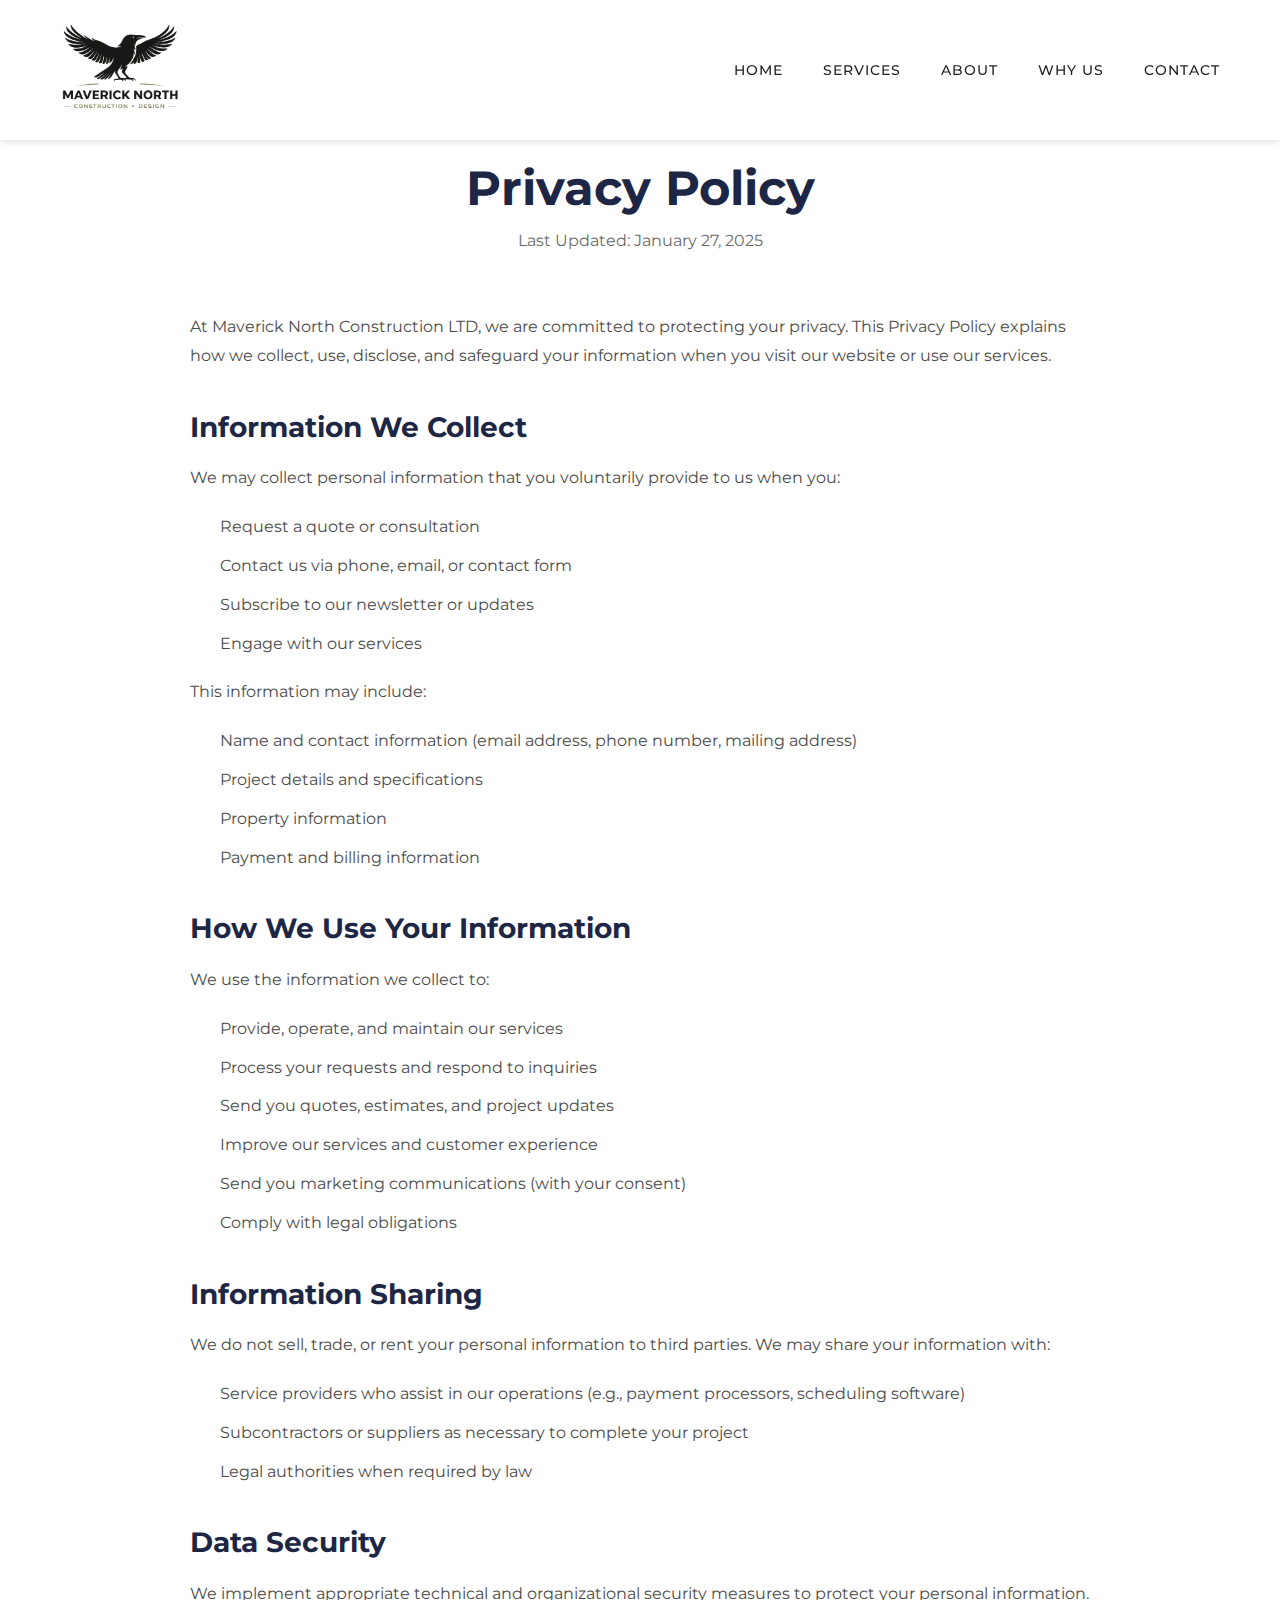
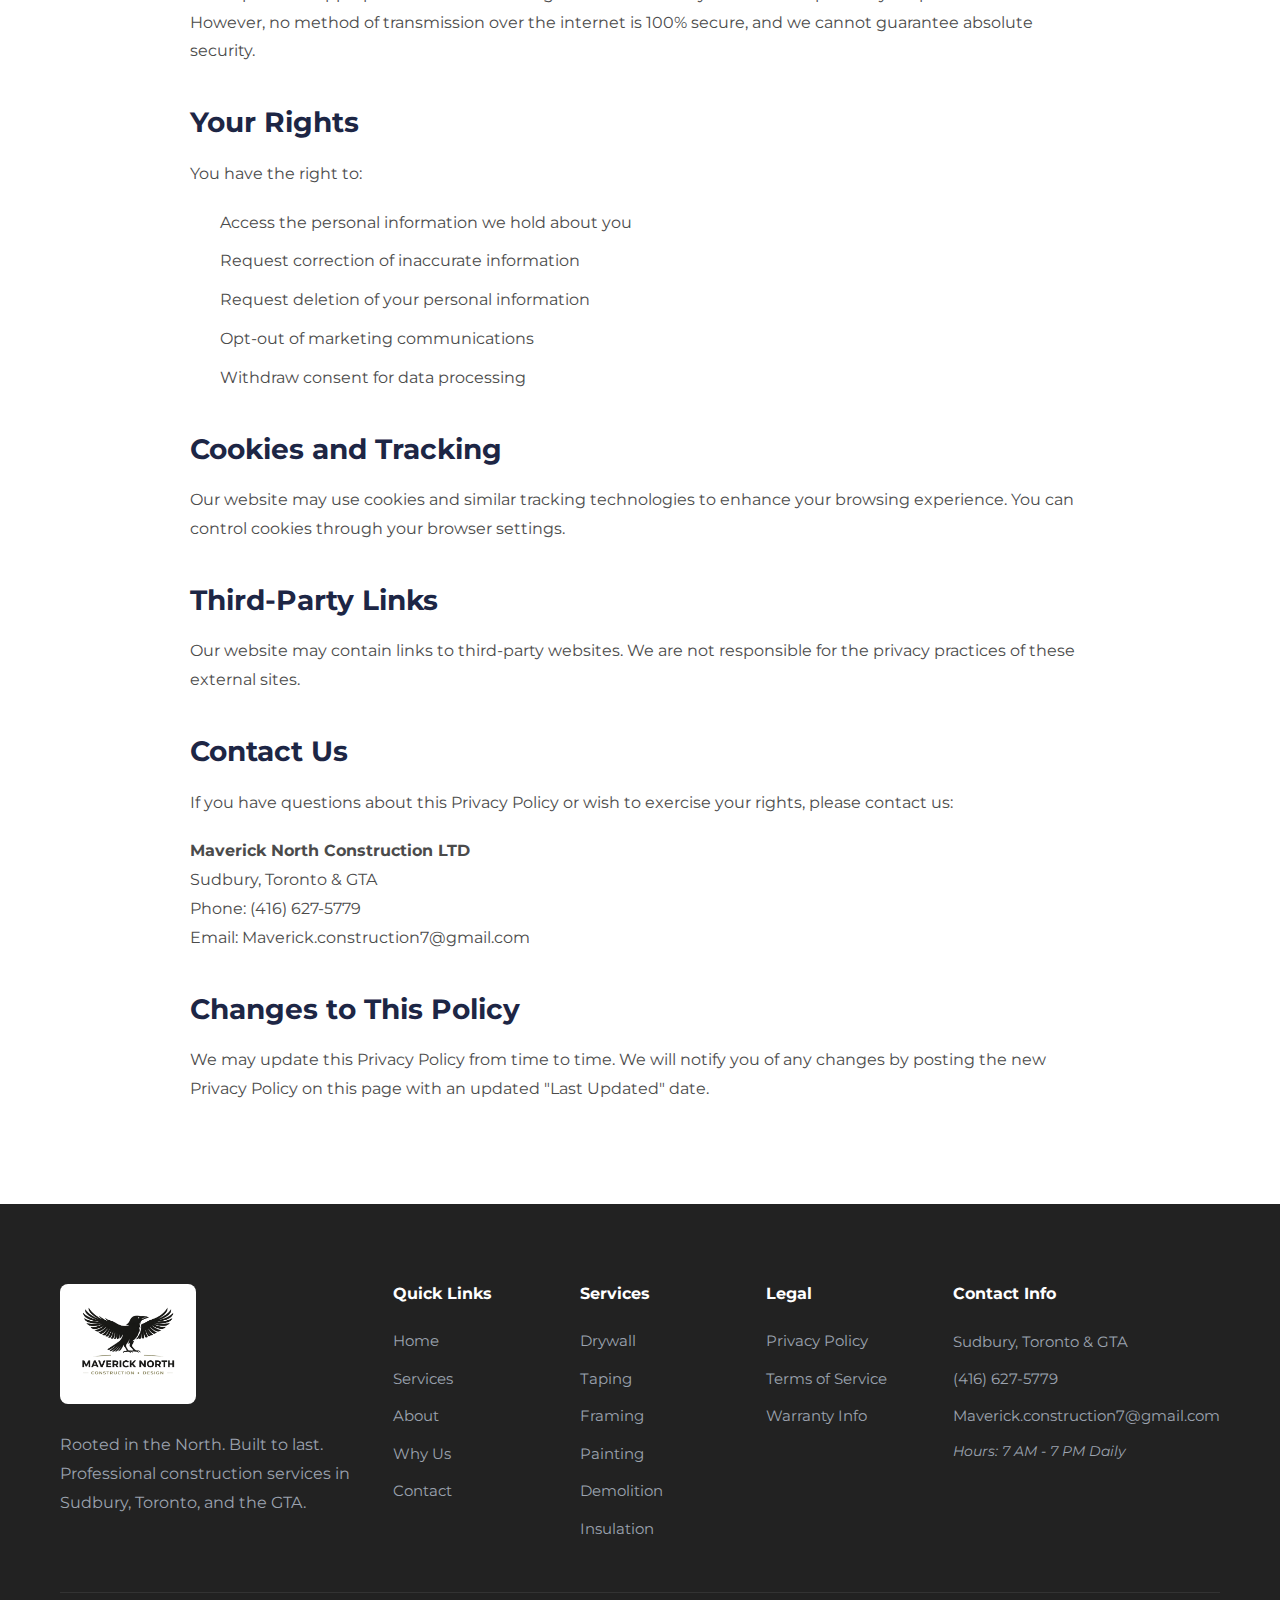
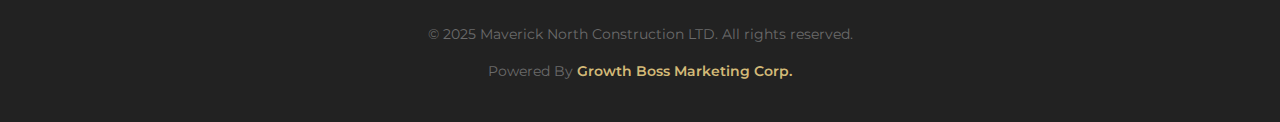
<file: privacy-policy.html>
<!DOCTYPE html>
<html lang="en">
<head>
    <meta charset="UTF-8">
    <meta name="viewport" content="width=device-width, initial-scale=1.0">
    <meta name="description" content="Privacy Policy for Maverick North Construction LTD. Learn how we collect, use, and protect your personal information.">
    <meta name="robots" content="index, follow">

    <!-- Favicon -->
    <link rel="icon" type="image/svg+xml" href="favicon.svg">
    <link rel="icon" type="image/png" sizes="96x96" href="favicon-96x96.png">
    <link rel="apple-touch-icon" sizes="180x180" href="apple-touch-icon.png">
    <link rel="shortcut icon" href="favicon.ico">
    <link rel="manifest" href="site.webmanifest">

    <title>Privacy Policy | Maverick North Construction LTD</title>
    <link rel="canonical" href="https://maverickconstructionnorth.com/privacy-policy.html">
    <link rel="stylesheet" href="styles.css">
    <link rel="preconnect" href="https://fonts.googleapis.com">
    <link rel="preconnect" href="https://fonts.gstatic.com" crossorigin>
    <link href="https://fonts.googleapis.com/css2?family=Montserrat:wght@400;500;600;700;800&display=swap" rel="stylesheet">
    <style>
        .policy-page {
            padding: 160px 0 80px;
            min-height: 100vh;
        }
        .policy-header {
            text-align: center;
            margin-bottom: 60px;
        }
        .policy-header h1 {
            font-family: var(--font-heading);
            font-size: 48px;
            color: var(--secondary);
            margin-bottom: 10px;
        }
        .policy-header p {
            color: var(--gray-600);
            font-size: 16px;
        }
        .policy-content {
            max-width: 900px;
            margin: 0 auto;
        }
        .policy-content h2 {
            font-family: var(--font-heading);
            font-size: 28px;
            color: var(--secondary);
            margin-top: 40px;
            margin-bottom: 20px;
        }
        .policy-content p {
            color: var(--gray-700);
            line-height: 1.8;
            margin-bottom: 20px;
        }
        .policy-content ul {
            margin-left: 30px;
            margin-bottom: 20px;
        }
        .policy-content li {
            color: var(--gray-700);
            line-height: 1.8;
            margin-bottom: 10px;
        }
    </style>
</head>
<body>
    <!-- Navigation -->
    <nav class="navbar">
        <div class="container">
            <a href="index.html" class="logo">
                <img src="logo.png" alt="Maverick North Construction LTD" class="logo-image">
            </a>
            <button class="nav-toggle" aria-label="Toggle navigation">
                <span></span>
                <span></span>
                <span></span>
            </button>
            <ul class="nav-menu">
                <li><a href="index.html#home">Home</a></li>
                <li><a href="index.html#services">Services</a></li>
                <li><a href="index.html#about">About</a></li>
                <li><a href="index.html#why-us">Why Us</a></li>
                <li><a href="index.html#contact">Contact</a></li>
            </ul>
        </div>
    </nav>

    <section class="policy-page">
        <div class="container">
            <div class="policy-header">
                <h1>Privacy Policy</h1>
                <p>Last Updated: January 27, 2025</p>
            </div>

            <div class="policy-content">
                <p>At Maverick North Construction LTD, we are committed to protecting your privacy. This Privacy Policy explains how we collect, use, disclose, and safeguard your information when you visit our website or use our services.</p>

                <h2>Information We Collect</h2>
                <p>We may collect personal information that you voluntarily provide to us when you:</p>
                <ul>
                    <li>Request a quote or consultation</li>
                    <li>Contact us via phone, email, or contact form</li>
                    <li>Subscribe to our newsletter or updates</li>
                    <li>Engage with our services</li>
                </ul>
                <p>This information may include:</p>
                <ul>
                    <li>Name and contact information (email address, phone number, mailing address)</li>
                    <li>Project details and specifications</li>
                    <li>Property information</li>
                    <li>Payment and billing information</li>
                </ul>

                <h2>How We Use Your Information</h2>
                <p>We use the information we collect to:</p>
                <ul>
                    <li>Provide, operate, and maintain our services</li>
                    <li>Process your requests and respond to inquiries</li>
                    <li>Send you quotes, estimates, and project updates</li>
                    <li>Improve our services and customer experience</li>
                    <li>Send you marketing communications (with your consent)</li>
                    <li>Comply with legal obligations</li>
                </ul>

                <h2>Information Sharing</h2>
                <p>We do not sell, trade, or rent your personal information to third parties. We may share your information with:</p>
                <ul>
                    <li>Service providers who assist in our operations (e.g., payment processors, scheduling software)</li>
                    <li>Subcontractors or suppliers as necessary to complete your project</li>
                    <li>Legal authorities when required by law</li>
                </ul>

                <h2>Data Security</h2>
                <p>We implement appropriate technical and organizational security measures to protect your personal information. However, no method of transmission over the internet is 100% secure, and we cannot guarantee absolute security.</p>

                <h2>Your Rights</h2>
                <p>You have the right to:</p>
                <ul>
                    <li>Access the personal information we hold about you</li>
                    <li>Request correction of inaccurate information</li>
                    <li>Request deletion of your personal information</li>
                    <li>Opt-out of marketing communications</li>
                    <li>Withdraw consent for data processing</li>
                </ul>

                <h2>Cookies and Tracking</h2>
                <p>Our website may use cookies and similar tracking technologies to enhance your browsing experience. You can control cookies through your browser settings.</p>

                <h2>Third-Party Links</h2>
                <p>Our website may contain links to third-party websites. We are not responsible for the privacy practices of these external sites.</p>

                <h2>Contact Us</h2>
                <p>If you have questions about this Privacy Policy or wish to exercise your rights, please contact us:</p>
                <p>
                    <strong>Maverick North Construction LTD</strong><br>
                    Sudbury, Toronto &amp; GTA<br>
                    Phone: <a href="tel:4166275779">(416) 627-5779</a><br>
                    Email: <a href="mailto:Maverick.construction7@gmail.com">Maverick.construction7@gmail.com</a>
                </p>

                <h2>Changes to This Policy</h2>
                <p>We may update this Privacy Policy from time to time. We will notify you of any changes by posting the new Privacy Policy on this page with an updated "Last Updated" date.</p>
            </div>
        </div>
    </section>

    <footer class="footer">
        <div class="container">
            <div class="footer-grid">
                <div class="footer-brand">
                    <a href="index.html" class="logo">
                        <img src="logo.png" alt="Maverick North Construction LTD" class="logo-image">
                    </a>
                    <p>Rooted in the North. Built to last. Professional construction services in Sudbury, Toronto, and the GTA.</p>
                </div>
                <div class="footer-links">
                    <h4>Quick Links</h4>
                    <ul>
                        <li><a href="index.html#home">Home</a></li>
                        <li><a href="index.html#services">Services</a></li>
                        <li><a href="index.html#about">About</a></li>
                        <li><a href="index.html#why-us">Why Us</a></li>
                        <li><a href="index.html#contact">Contact</a></li>
                    </ul>
                </div>
                <div class="footer-links">
                    <h4>Services</h4>
                    <ul>
                        <li><a href="index.html#services">Drywall</a></li>
                        <li><a href="index.html#services">Taping</a></li>
                        <li><a href="index.html#services">Framing</a></li>
                        <li><a href="index.html#services">Painting</a></li>
                        <li><a href="index.html#services">Demolition</a></li>
                        <li><a href="index.html#services">Insulation</a></li>
                    </ul>
                </div>
                <div class="footer-links">
                    <h4>Legal</h4>
                    <ul>
                        <li><a href="privacy-policy.html">Privacy Policy</a></li>
                        <li><a href="terms-of-service.html">Terms of Service</a></li>
                        <li><a href="warranty.html">Warranty Info</a></li>
                    </ul>
                </div>
                <div class="footer-contact">
                    <h4>Contact Info</h4>
                    <p>Sudbury, Toronto &amp; GTA</p>
                    <p><a href="tel:4166275779">(416) 627-5779</a></p>
                    <p><a href="mailto:Maverick.construction7@gmail.com">Maverick.construction7@gmail.com</a></p>
                    <p class="hours">Hours: 7 AM - 7 PM Daily</p>
                </div>
            </div>
            <div class="footer-bottom">
                <p>&copy; 2025 Maverick North Construction LTD. All rights reserved.</p>
                <p class="powered-by">Powered By <a href="https://growthboss.co" target="_blank" rel="noopener">Growth Boss Marketing Corp.</a></p>
            </div>
        </div>
    </footer>

    <script src="script.js"></script>
</body>
</html>
</file>
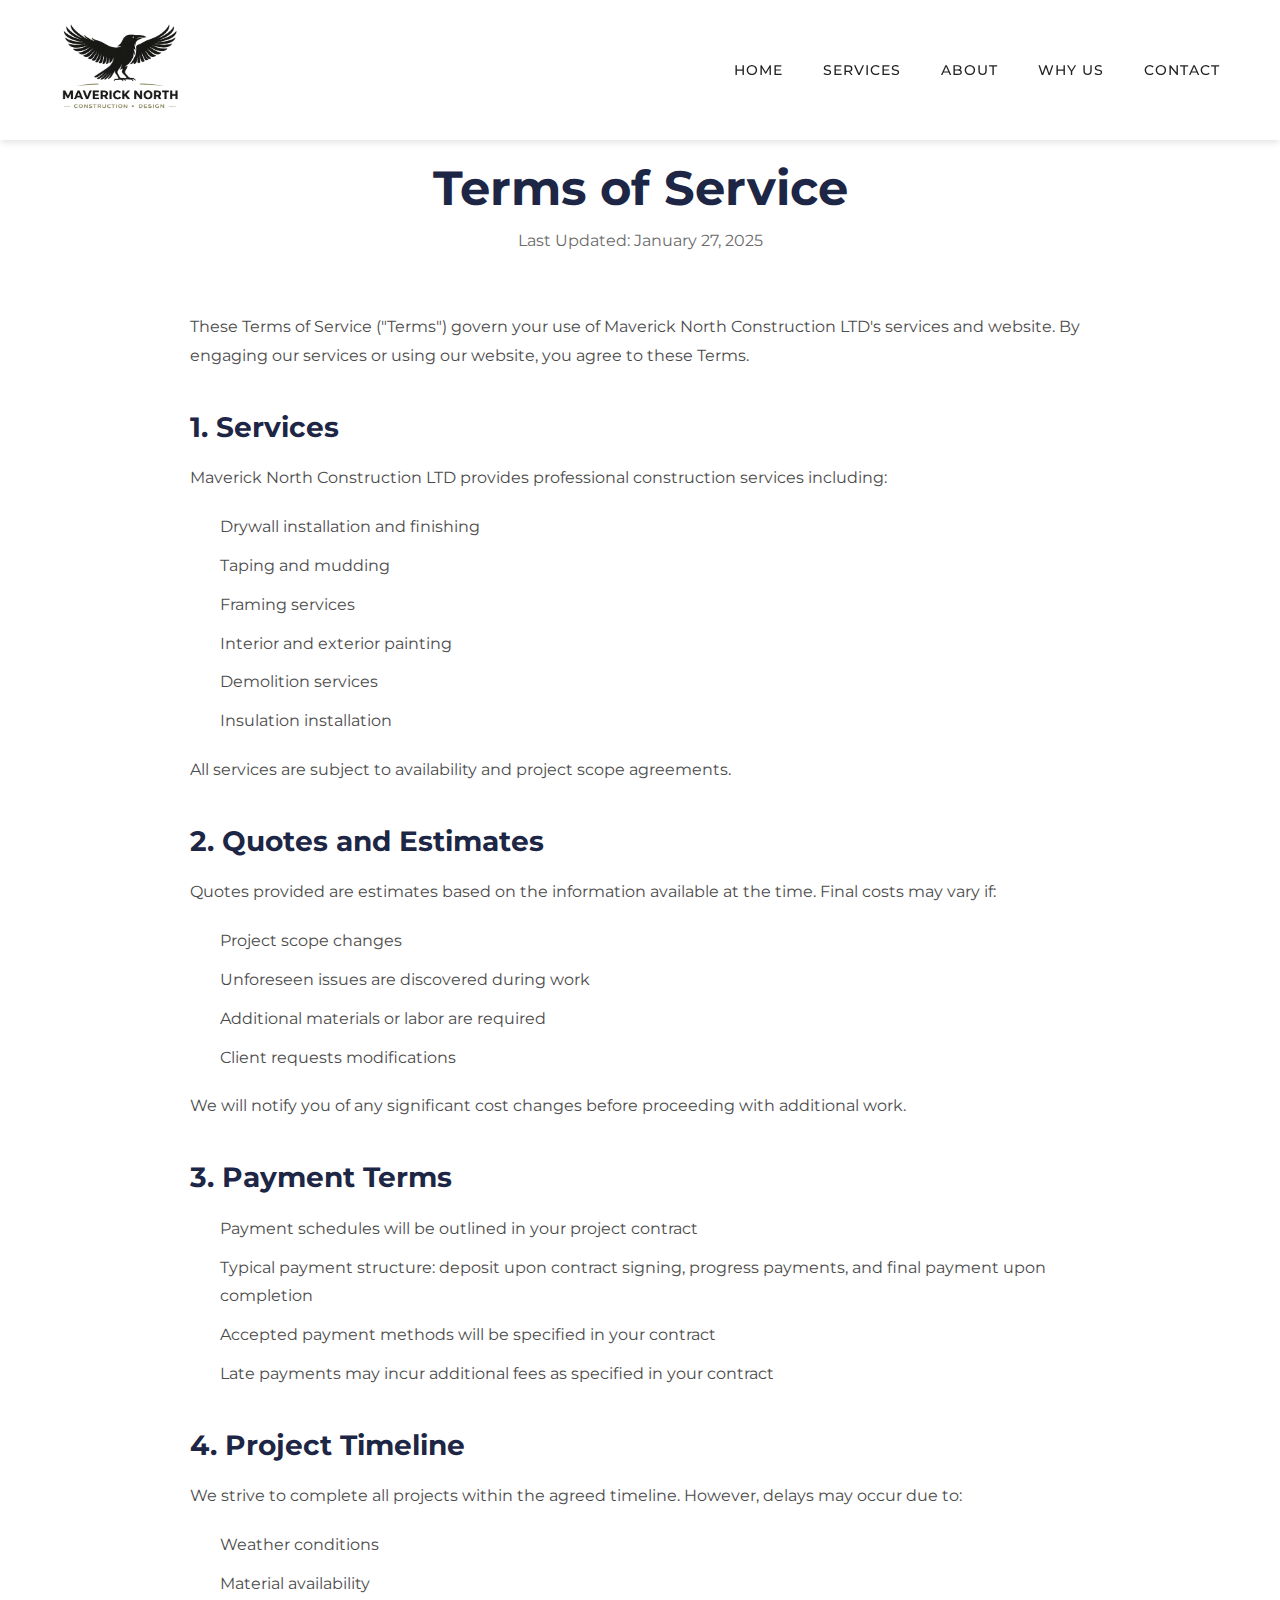
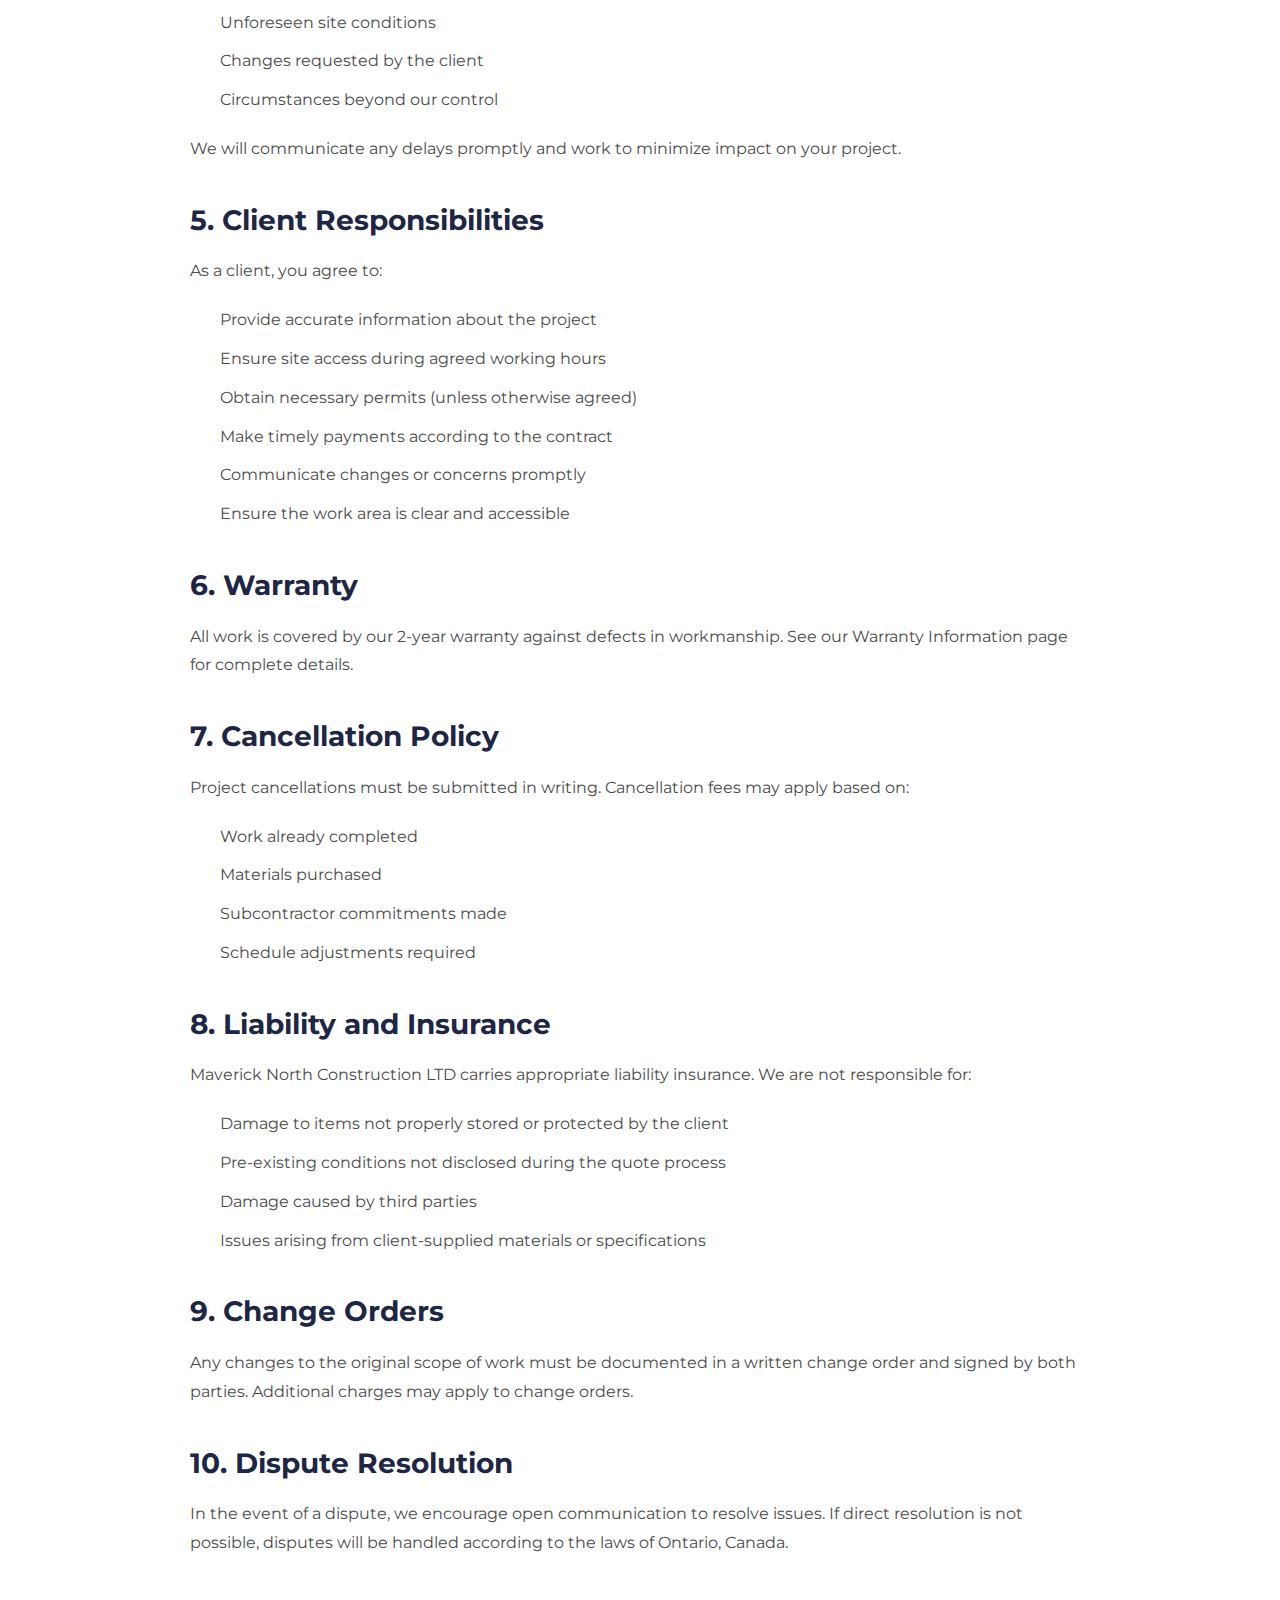
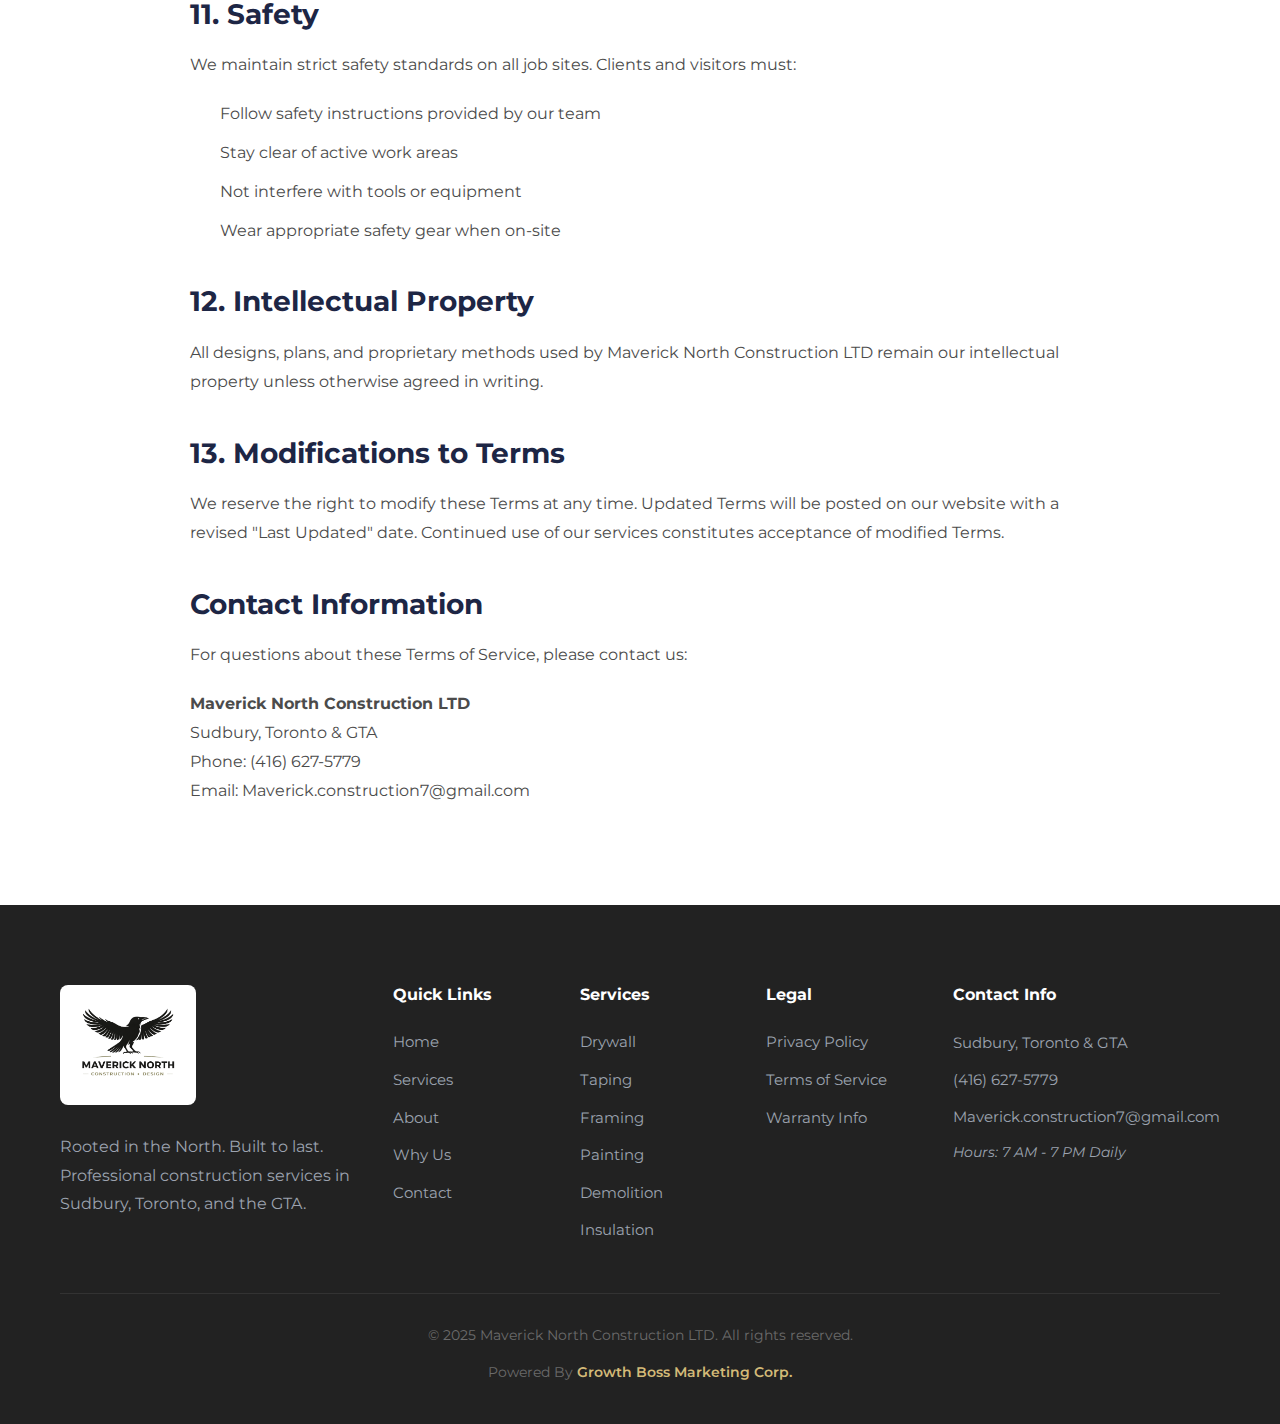
<file: terms-of-service.html>
<!DOCTYPE html>
<html lang="en">
<head>
    <meta charset="UTF-8">
    <meta name="viewport" content="width=device-width, initial-scale=1.0">
    <meta name="description" content="Terms of Service for Maverick North Construction LTD. Review our service terms, payment policies, and client responsibilities.">
    <meta name="robots" content="index, follow">

    <!-- Favicon -->
    <link rel="icon" type="image/svg+xml" href="favicon.svg">
    <link rel="icon" type="image/png" sizes="96x96" href="favicon-96x96.png">
    <link rel="apple-touch-icon" sizes="180x180" href="apple-touch-icon.png">
    <link rel="shortcut icon" href="favicon.ico">
    <link rel="manifest" href="site.webmanifest">

    <title>Terms of Service | Maverick North Construction LTD</title>
    <link rel="canonical" href="https://maverickconstructionnorth.com/terms-of-service.html">
    <link rel="stylesheet" href="styles.css">
    <link rel="preconnect" href="https://fonts.googleapis.com">
    <link rel="preconnect" href="https://fonts.gstatic.com" crossorigin>
    <link href="https://fonts.googleapis.com/css2?family=Montserrat:wght@400;500;600;700;800&display=swap" rel="stylesheet">
    <style>
        .policy-page {
            padding: 160px 0 80px;
            min-height: 100vh;
        }
        .policy-header {
            text-align: center;
            margin-bottom: 60px;
        }
        .policy-header h1 {
            font-family: var(--font-heading);
            font-size: 48px;
            color: var(--secondary);
            margin-bottom: 10px;
        }
        .policy-header p {
            color: var(--gray-600);
            font-size: 16px;
        }
        .policy-content {
            max-width: 900px;
            margin: 0 auto;
        }
        .policy-content h2 {
            font-family: var(--font-heading);
            font-size: 28px;
            color: var(--secondary);
            margin-top: 40px;
            margin-bottom: 20px;
        }
        .policy-content p {
            color: var(--gray-700);
            line-height: 1.8;
            margin-bottom: 20px;
        }
        .policy-content ul {
            margin-left: 30px;
            margin-bottom: 20px;
        }
        .policy-content li {
            color: var(--gray-700);
            line-height: 1.8;
            margin-bottom: 10px;
        }
    </style>
</head>
<body>
    <!-- Navigation -->
    <nav class="navbar">
        <div class="container">
            <a href="index.html" class="logo">
                <img src="logo.png" alt="Maverick North Construction LTD" class="logo-image">
            </a>
            <button class="nav-toggle" aria-label="Toggle navigation">
                <span></span>
                <span></span>
                <span></span>
            </button>
            <ul class="nav-menu">
                <li><a href="index.html#home">Home</a></li>
                <li><a href="index.html#services">Services</a></li>
                <li><a href="index.html#about">About</a></li>
                <li><a href="index.html#why-us">Why Us</a></li>
                <li><a href="index.html#contact">Contact</a></li>
            </ul>
        </div>
    </nav>

    <section class="policy-page">
        <div class="container">
            <div class="policy-header">
                <h1>Terms of Service</h1>
                <p>Last Updated: January 27, 2025</p>
            </div>

            <div class="policy-content">
                <p>These Terms of Service ("Terms") govern your use of Maverick North Construction LTD's services and website. By engaging our services or using our website, you agree to these Terms.</p>

                <h2>1. Services</h2>
                <p>Maverick North Construction LTD provides professional construction services including:</p>
                <ul>
                    <li>Drywall installation and finishing</li>
                    <li>Taping and mudding</li>
                    <li>Framing services</li>
                    <li>Interior and exterior painting</li>
                    <li>Demolition services</li>
                    <li>Insulation installation</li>
                </ul>
                <p>All services are subject to availability and project scope agreements.</p>

                <h2>2. Quotes and Estimates</h2>
                <p>Quotes provided are estimates based on the information available at the time. Final costs may vary if:</p>
                <ul>
                    <li>Project scope changes</li>
                    <li>Unforeseen issues are discovered during work</li>
                    <li>Additional materials or labor are required</li>
                    <li>Client requests modifications</li>
                </ul>
                <p>We will notify you of any significant cost changes before proceeding with additional work.</p>

                <h2>3. Payment Terms</h2>
                <ul>
                    <li>Payment schedules will be outlined in your project contract</li>
                    <li>Typical payment structure: deposit upon contract signing, progress payments, and final payment upon completion</li>
                    <li>Accepted payment methods will be specified in your contract</li>
                    <li>Late payments may incur additional fees as specified in your contract</li>
                </ul>

                <h2>4. Project Timeline</h2>
                <p>We strive to complete all projects within the agreed timeline. However, delays may occur due to:</p>
                <ul>
                    <li>Weather conditions</li>
                    <li>Material availability</li>
                    <li>Unforeseen site conditions</li>
                    <li>Changes requested by the client</li>
                    <li>Circumstances beyond our control</li>
                </ul>
                <p>We will communicate any delays promptly and work to minimize impact on your project.</p>

                <h2>5. Client Responsibilities</h2>
                <p>As a client, you agree to:</p>
                <ul>
                    <li>Provide accurate information about the project</li>
                    <li>Ensure site access during agreed working hours</li>
                    <li>Obtain necessary permits (unless otherwise agreed)</li>
                    <li>Make timely payments according to the contract</li>
                    <li>Communicate changes or concerns promptly</li>
                    <li>Ensure the work area is clear and accessible</li>
                </ul>

                <h2>6. Warranty</h2>
                <p>All work is covered by our 2-year warranty against defects in workmanship. See our <a href="warranty.html">Warranty Information</a> page for complete details.</p>

                <h2>7. Cancellation Policy</h2>
                <p>Project cancellations must be submitted in writing. Cancellation fees may apply based on:</p>
                <ul>
                    <li>Work already completed</li>
                    <li>Materials purchased</li>
                    <li>Subcontractor commitments made</li>
                    <li>Schedule adjustments required</li>
                </ul>

                <h2>8. Liability and Insurance</h2>
                <p>Maverick North Construction LTD carries appropriate liability insurance. We are not responsible for:</p>
                <ul>
                    <li>Damage to items not properly stored or protected by the client</li>
                    <li>Pre-existing conditions not disclosed during the quote process</li>
                    <li>Damage caused by third parties</li>
                    <li>Issues arising from client-supplied materials or specifications</li>
                </ul>

                <h2>9. Change Orders</h2>
                <p>Any changes to the original scope of work must be documented in a written change order and signed by both parties. Additional charges may apply to change orders.</p>

                <h2>10. Dispute Resolution</h2>
                <p>In the event of a dispute, we encourage open communication to resolve issues. If direct resolution is not possible, disputes will be handled according to the laws of Ontario, Canada.</p>

                <h2>11. Safety</h2>
                <p>We maintain strict safety standards on all job sites. Clients and visitors must:</p>
                <ul>
                    <li>Follow safety instructions provided by our team</li>
                    <li>Stay clear of active work areas</li>
                    <li>Not interfere with tools or equipment</li>
                    <li>Wear appropriate safety gear when on-site</li>
                </ul>

                <h2>12. Intellectual Property</h2>
                <p>All designs, plans, and proprietary methods used by Maverick North Construction LTD remain our intellectual property unless otherwise agreed in writing.</p>

                <h2>13. Modifications to Terms</h2>
                <p>We reserve the right to modify these Terms at any time. Updated Terms will be posted on our website with a revised "Last Updated" date. Continued use of our services constitutes acceptance of modified Terms.</p>

                <h2>Contact Information</h2>
                <p>For questions about these Terms of Service, please contact us:</p>
                <p>
                    <strong>Maverick North Construction LTD</strong><br>
                    Sudbury, Toronto &amp; GTA<br>
                    Phone: <a href="tel:4166275779">(416) 627-5779</a><br>
                    Email: <a href="mailto:Maverick.construction7@gmail.com">Maverick.construction7@gmail.com</a>
                </p>
            </div>
        </div>
    </section>

    <footer class="footer">
        <div class="container">
            <div class="footer-grid">
                <div class="footer-brand">
                    <a href="index.html" class="logo">
                        <img src="logo.png" alt="Maverick North Construction LTD" class="logo-image">
                    </a>
                    <p>Rooted in the North. Built to last. Professional construction services in Sudbury, Toronto, and the GTA.</p>
                </div>
                <div class="footer-links">
                    <h4>Quick Links</h4>
                    <ul>
                        <li><a href="index.html#home">Home</a></li>
                        <li><a href="index.html#services">Services</a></li>
                        <li><a href="index.html#about">About</a></li>
                        <li><a href="index.html#why-us">Why Us</a></li>
                        <li><a href="index.html#contact">Contact</a></li>
                    </ul>
                </div>
                <div class="footer-links">
                    <h4>Services</h4>
                    <ul>
                        <li><a href="index.html#services">Drywall</a></li>
                        <li><a href="index.html#services">Taping</a></li>
                        <li><a href="index.html#services">Framing</a></li>
                        <li><a href="index.html#services">Painting</a></li>
                        <li><a href="index.html#services">Demolition</a></li>
                        <li><a href="index.html#services">Insulation</a></li>
                    </ul>
                </div>
                <div class="footer-links">
                    <h4>Legal</h4>
                    <ul>
                        <li><a href="privacy-policy.html">Privacy Policy</a></li>
                        <li><a href="terms-of-service.html">Terms of Service</a></li>
                        <li><a href="warranty.html">Warranty Info</a></li>
                    </ul>
                </div>
                <div class="footer-contact">
                    <h4>Contact Info</h4>
                    <p>Sudbury, Toronto &amp; GTA</p>
                    <p><a href="tel:4166275779">(416) 627-5779</a></p>
                    <p><a href="mailto:Maverick.construction7@gmail.com">Maverick.construction7@gmail.com</a></p>
                    <p class="hours">Hours: 7 AM - 7 PM Daily</p>
                </div>
            </div>
            <div class="footer-bottom">
                <p>&copy; 2025 Maverick North Construction LTD. All rights reserved.</p>
                <p class="powered-by">Powered By <a href="https://growthboss.co" target="_blank" rel="noopener">Growth Boss Marketing Corp.</a></p>
            </div>
        </div>
    </footer>

    <script src="script.js"></script>
</body>
</html>
</file>
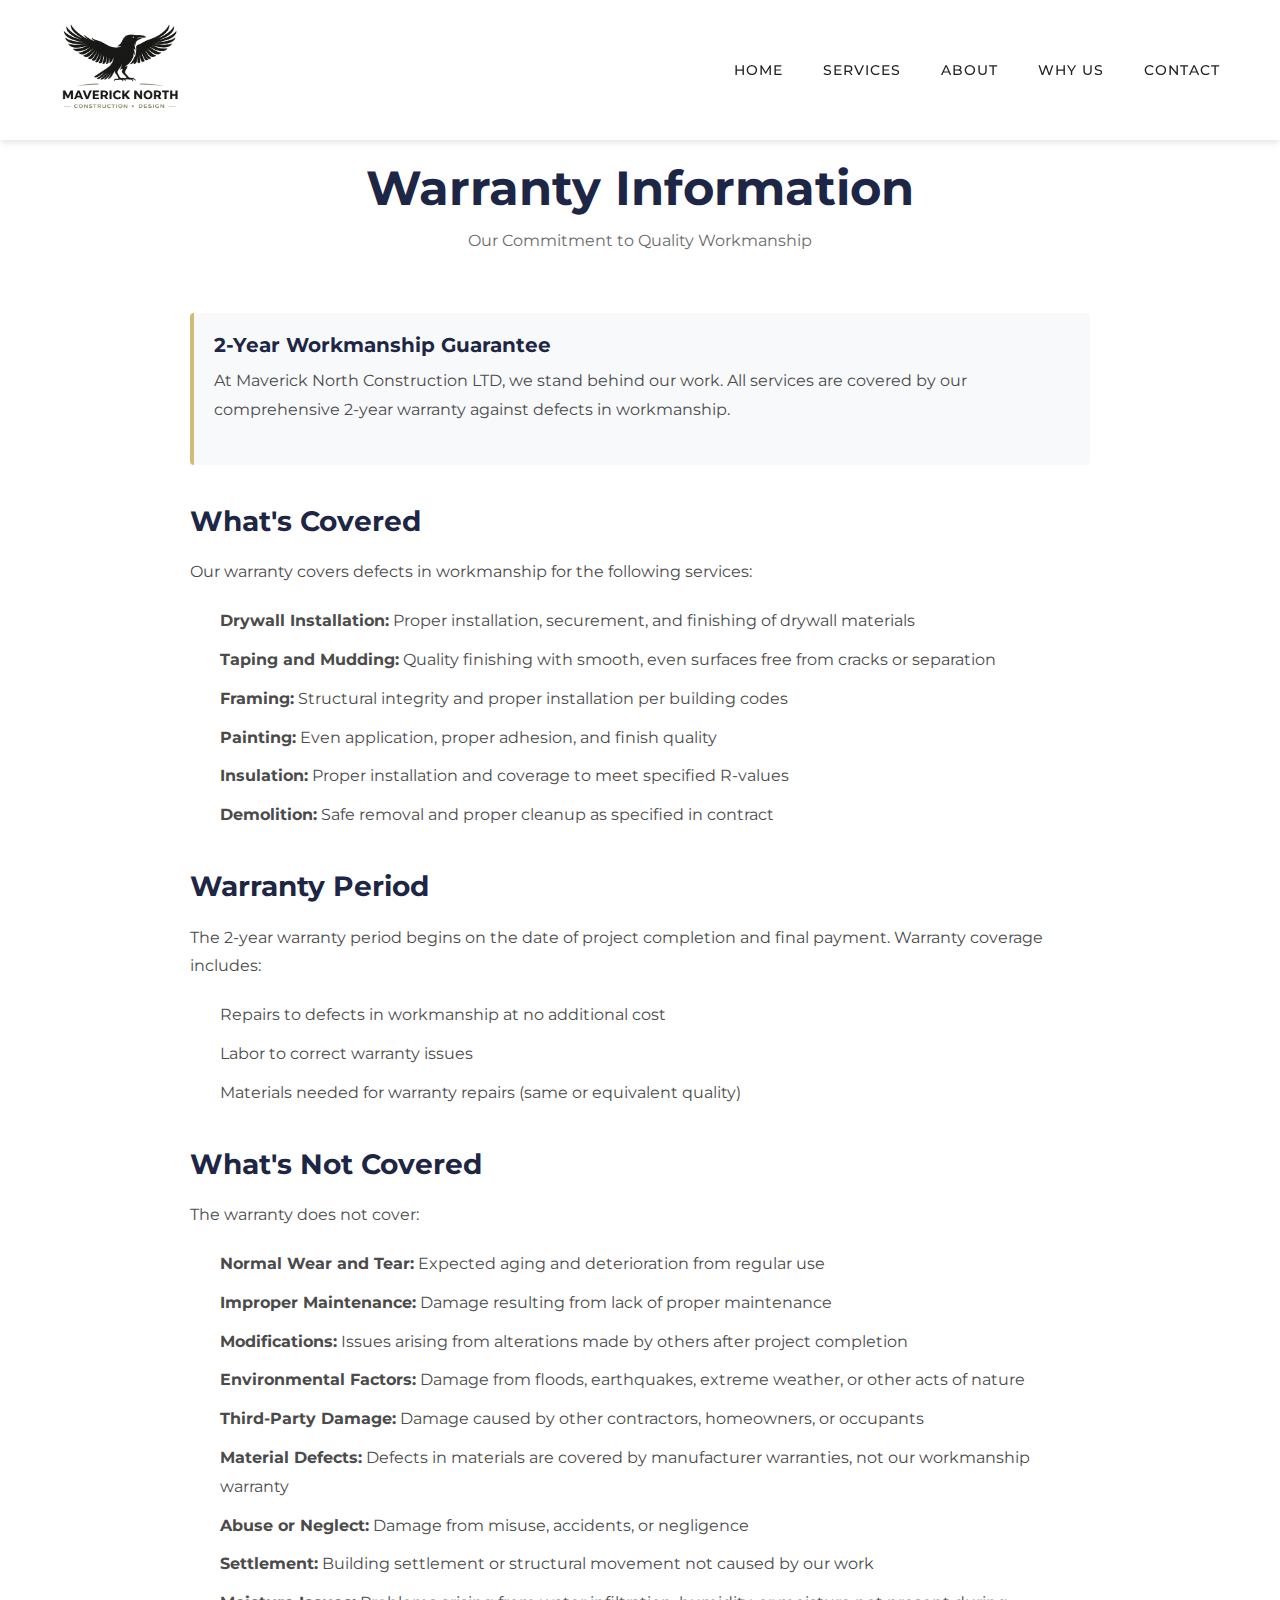
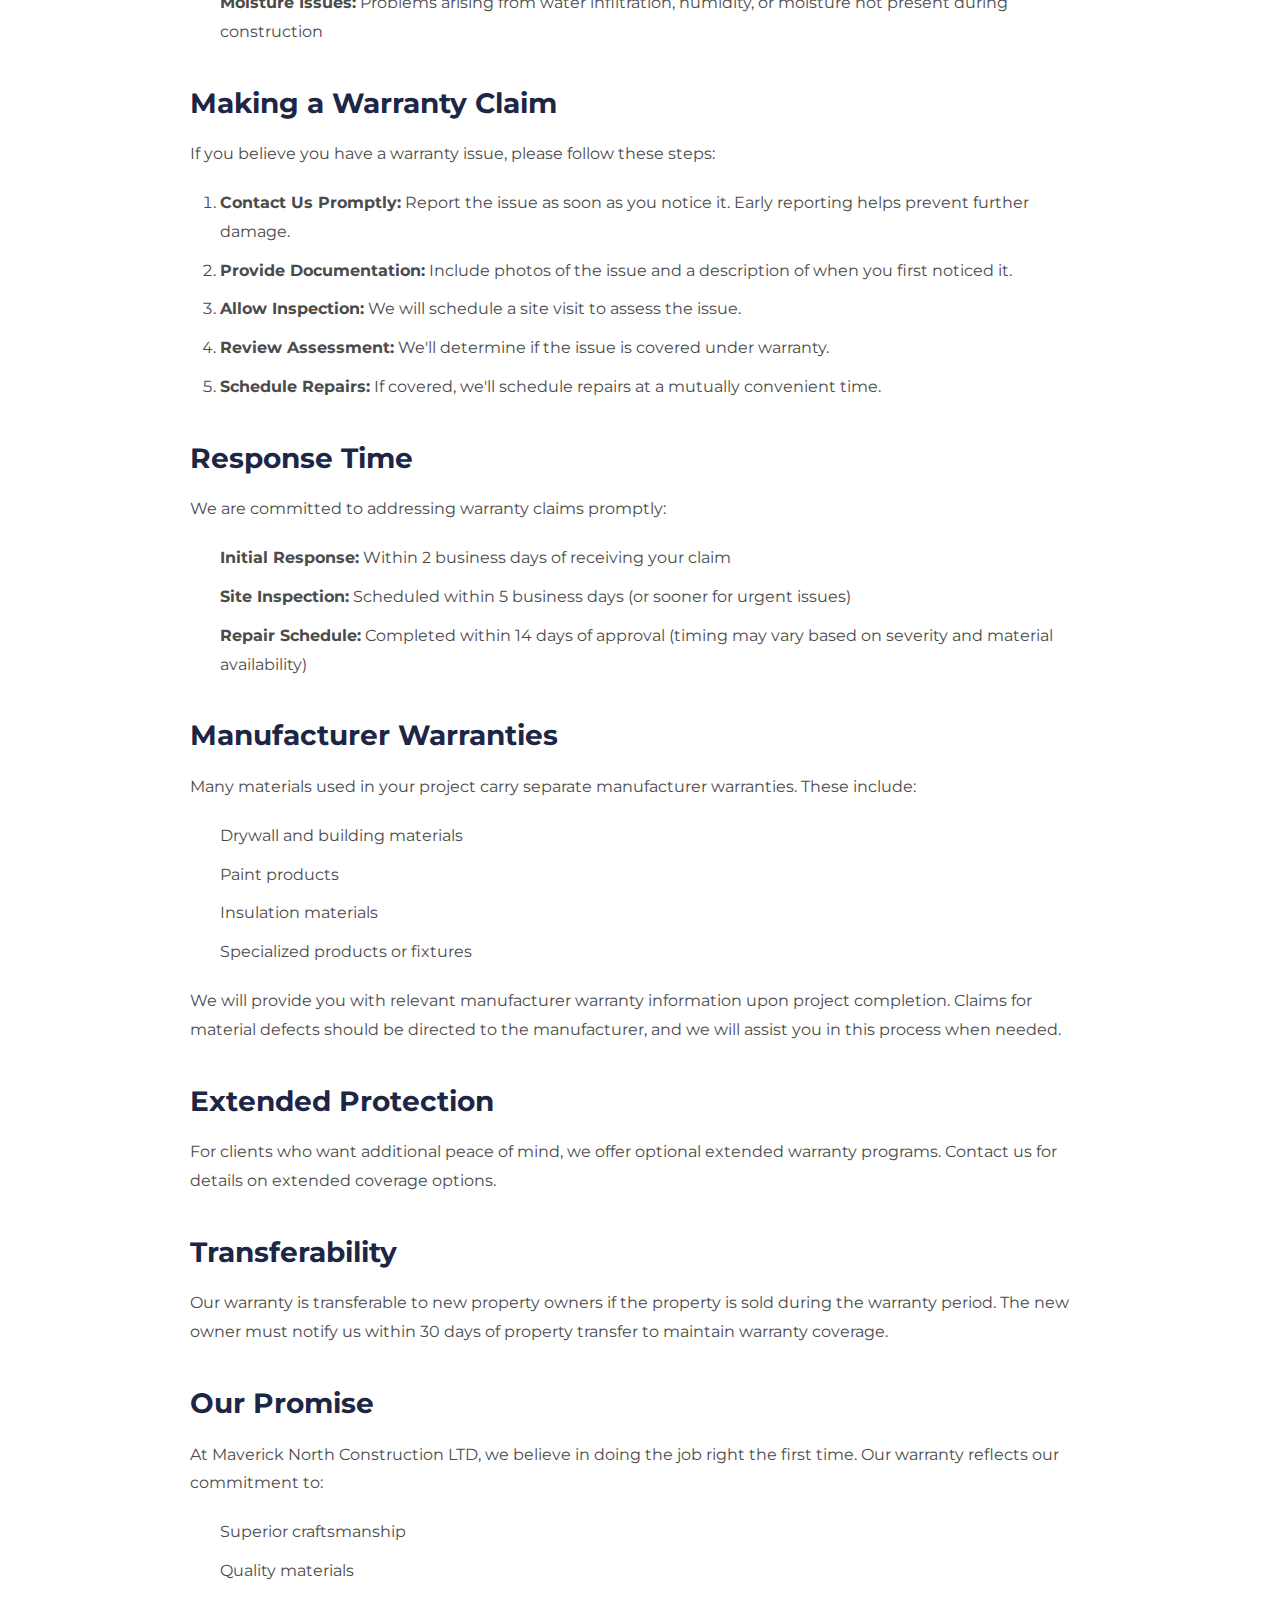
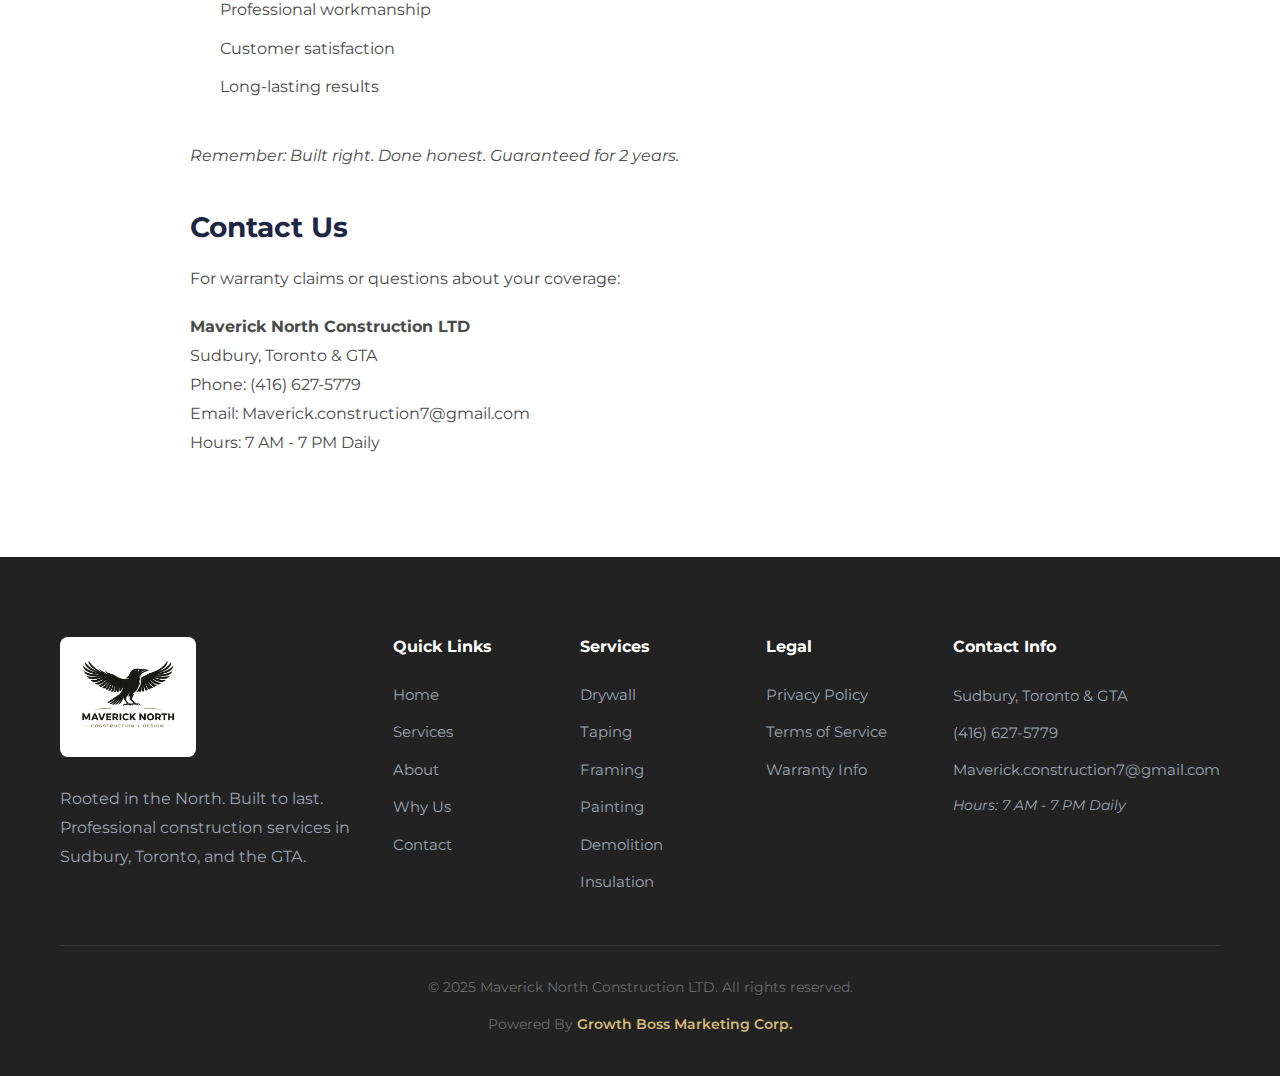
<file: warranty.html>
<!DOCTYPE html>
<html lang="en">
<head>
    <meta charset="UTF-8">
    <meta name="viewport" content="width=device-width, initial-scale=1.0">
    <meta name="description" content="2-Year Workmanship Warranty from Maverick North Construction LTD. Learn about our comprehensive warranty coverage on all construction services.">
    <meta name="robots" content="index, follow">

    <!-- Favicon -->
    <link rel="icon" type="image/svg+xml" href="favicon.svg">
    <link rel="icon" type="image/png" sizes="96x96" href="favicon-96x96.png">
    <link rel="apple-touch-icon" sizes="180x180" href="apple-touch-icon.png">
    <link rel="shortcut icon" href="favicon.ico">
    <link rel="manifest" href="site.webmanifest">

    <title>2-Year Warranty Information | Maverick North Construction LTD</title>
    <link rel="canonical" href="https://maverickconstructionnorth.com/warranty.html">
    <link rel="stylesheet" href="styles.css">
    <link rel="preconnect" href="https://fonts.googleapis.com">
    <link rel="preconnect" href="https://fonts.gstatic.com" crossorigin>
    <link href="https://fonts.googleapis.com/css2?family=Montserrat:wght@400;500;600;700;800&display=swap" rel="stylesheet">
    <style>
        .policy-page {
            padding: 160px 0 80px;
            min-height: 100vh;
        }
        .policy-header {
            text-align: center;
            margin-bottom: 60px;
        }
        .policy-header h1 {
            font-family: var(--font-heading);
            font-size: 48px;
            color: var(--secondary);
            margin-bottom: 10px;
        }
        .policy-header p {
            color: var(--gray-600);
            font-size: 16px;
        }
        .policy-content {
            max-width: 900px;
            margin: 0 auto;
        }
        .policy-content h2 {
            font-family: var(--font-heading);
            font-size: 28px;
            color: var(--secondary);
            margin-top: 40px;
            margin-bottom: 20px;
        }
        .policy-content p {
            color: var(--gray-700);
            line-height: 1.8;
            margin-bottom: 20px;
        }
        .policy-content ul {
            margin-left: 30px;
            margin-bottom: 20px;
        }
        .policy-content li {
            color: var(--gray-700);
            line-height: 1.8;
            margin-bottom: 10px;
        }
        .warranty-highlight {
            background-color: #f8f9fa;
            border-left: 4px solid var(--primary);
            padding: 20px;
            margin: 30px 0;
            border-radius: 4px;
        }
        .warranty-highlight h3 {
            color: var(--secondary);
            margin-bottom: 10px;
            font-size: 20px;
        }
    </style>
</head>
<body>
    <!-- Navigation -->
    <nav class="navbar">
        <div class="container">
            <a href="index.html" class="logo">
                <img src="logo.png" alt="Maverick North Construction LTD" class="logo-image">
            </a>
            <button class="nav-toggle" aria-label="Toggle navigation">
                <span></span>
                <span></span>
                <span></span>
            </button>
            <ul class="nav-menu">
                <li><a href="index.html#home">Home</a></li>
                <li><a href="index.html#services">Services</a></li>
                <li><a href="index.html#about">About</a></li>
                <li><a href="index.html#why-us">Why Us</a></li>
                <li><a href="index.html#contact">Contact</a></li>
            </ul>
        </div>
    </nav>

    <section class="policy-page">
        <div class="container">
            <div class="policy-header">
                <h1>Warranty Information</h1>
                <p>Our Commitment to Quality Workmanship</p>
            </div>

            <div class="policy-content">
                <div class="warranty-highlight">
                    <h3>2-Year Workmanship Guarantee</h3>
                    <p>At Maverick North Construction LTD, we stand behind our work. All services are covered by our comprehensive 2-year warranty against defects in workmanship.</p>
                </div>

                <h2>What's Covered</h2>
                <p>Our warranty covers defects in workmanship for the following services:</p>
                <ul>
                    <li><strong>Drywall Installation:</strong> Proper installation, securement, and finishing of drywall materials</li>
                    <li><strong>Taping and Mudding:</strong> Quality finishing with smooth, even surfaces free from cracks or separation</li>
                    <li><strong>Framing:</strong> Structural integrity and proper installation per building codes</li>
                    <li><strong>Painting:</strong> Even application, proper adhesion, and finish quality</li>
                    <li><strong>Insulation:</strong> Proper installation and coverage to meet specified R-values</li>
                    <li><strong>Demolition:</strong> Safe removal and proper cleanup as specified in contract</li>
                </ul>

                <h2>Warranty Period</h2>
                <p>The 2-year warranty period begins on the date of project completion and final payment. Warranty coverage includes:</p>
                <ul>
                    <li>Repairs to defects in workmanship at no additional cost</li>
                    <li>Labor to correct warranty issues</li>
                    <li>Materials needed for warranty repairs (same or equivalent quality)</li>
                </ul>

                <h2>What's Not Covered</h2>
                <p>The warranty does not cover:</p>
                <ul>
                    <li><strong>Normal Wear and Tear:</strong> Expected aging and deterioration from regular use</li>
                    <li><strong>Improper Maintenance:</strong> Damage resulting from lack of proper maintenance</li>
                    <li><strong>Modifications:</strong> Issues arising from alterations made by others after project completion</li>
                    <li><strong>Environmental Factors:</strong> Damage from floods, earthquakes, extreme weather, or other acts of nature</li>
                    <li><strong>Third-Party Damage:</strong> Damage caused by other contractors, homeowners, or occupants</li>
                    <li><strong>Material Defects:</strong> Defects in materials are covered by manufacturer warranties, not our workmanship warranty</li>
                    <li><strong>Abuse or Neglect:</strong> Damage from misuse, accidents, or negligence</li>
                    <li><strong>Settlement:</strong> Building settlement or structural movement not caused by our work</li>
                    <li><strong>Moisture Issues:</strong> Problems arising from water infiltration, humidity, or moisture not present during construction</li>
                </ul>

                <h2>Making a Warranty Claim</h2>
                <p>If you believe you have a warranty issue, please follow these steps:</p>
                <ol style="margin-left: 30px; margin-bottom: 20px;">
                    <li style="margin-bottom: 10px;"><strong>Contact Us Promptly:</strong> Report the issue as soon as you notice it. Early reporting helps prevent further damage.</li>
                    <li style="margin-bottom: 10px;"><strong>Provide Documentation:</strong> Include photos of the issue and a description of when you first noticed it.</li>
                    <li style="margin-bottom: 10px;"><strong>Allow Inspection:</strong> We will schedule a site visit to assess the issue.</li>
                    <li style="margin-bottom: 10px;"><strong>Review Assessment:</strong> We'll determine if the issue is covered under warranty.</li>
                    <li style="margin-bottom: 10px;"><strong>Schedule Repairs:</strong> If covered, we'll schedule repairs at a mutually convenient time.</li>
                </ol>

                <h2>Response Time</h2>
                <p>We are committed to addressing warranty claims promptly:</p>
                <ul>
                    <li><strong>Initial Response:</strong> Within 2 business days of receiving your claim</li>
                    <li><strong>Site Inspection:</strong> Scheduled within 5 business days (or sooner for urgent issues)</li>
                    <li><strong>Repair Schedule:</strong> Completed within 14 days of approval (timing may vary based on severity and material availability)</li>
                </ul>

                <h2>Manufacturer Warranties</h2>
                <p>Many materials used in your project carry separate manufacturer warranties. These include:</p>
                <ul>
                    <li>Drywall and building materials</li>
                    <li>Paint products</li>
                    <li>Insulation materials</li>
                    <li>Specialized products or fixtures</li>
                </ul>
                <p>We will provide you with relevant manufacturer warranty information upon project completion. Claims for material defects should be directed to the manufacturer, and we will assist you in this process when needed.</p>

                <h2>Extended Protection</h2>
                <p>For clients who want additional peace of mind, we offer optional extended warranty programs. Contact us for details on extended coverage options.</p>

                <h2>Transferability</h2>
                <p>Our warranty is transferable to new property owners if the property is sold during the warranty period. The new owner must notify us within 30 days of property transfer to maintain warranty coverage.</p>

                <h2>Our Promise</h2>
                <p>At Maverick North Construction LTD, we believe in doing the job right the first time. Our warranty reflects our commitment to:</p>
                <ul>
                    <li>Superior craftsmanship</li>
                    <li>Quality materials</li>
                    <li>Professional workmanship</li>
                    <li>Customer satisfaction</li>
                    <li>Long-lasting results</li>
                </ul>

                <p style="font-style: italic; margin-top: 40px;">Remember: Built right. Done honest. Guaranteed for 2 years.</p>

                <h2>Contact Us</h2>
                <p>For warranty claims or questions about your coverage:</p>
                <p>
                    <strong>Maverick North Construction LTD</strong><br>
                    Sudbury, Toronto &amp; GTA<br>
                    Phone: <a href="tel:4166275779">(416) 627-5779</a><br>
                    Email: <a href="mailto:Maverick.construction7@gmail.com">Maverick.construction7@gmail.com</a><br>
                    Hours: 7 AM - 7 PM Daily
                </p>
            </div>
        </div>
    </section>

    <footer class="footer">
        <div class="container">
            <div class="footer-grid">
                <div class="footer-brand">
                    <a href="index.html" class="logo">
                        <img src="logo.png" alt="Maverick North Construction LTD" class="logo-image">
                    </a>
                    <p>Rooted in the North. Built to last. Professional construction services in Sudbury, Toronto, and the GTA.</p>
                </div>
                <div class="footer-links">
                    <h4>Quick Links</h4>
                    <ul>
                        <li><a href="index.html#home">Home</a></li>
                        <li><a href="index.html#services">Services</a></li>
                        <li><a href="index.html#about">About</a></li>
                        <li><a href="index.html#why-us">Why Us</a></li>
                        <li><a href="index.html#contact">Contact</a></li>
                    </ul>
                </div>
                <div class="footer-links">
                    <h4>Services</h4>
                    <ul>
                        <li><a href="index.html#services">Drywall</a></li>
                        <li><a href="index.html#services">Taping</a></li>
                        <li><a href="index.html#services">Framing</a></li>
                        <li><a href="index.html#services">Painting</a></li>
                        <li><a href="index.html#services">Demolition</a></li>
                        <li><a href="index.html#services">Insulation</a></li>
                    </ul>
                </div>
                <div class="footer-links">
                    <h4>Legal</h4>
                    <ul>
                        <li><a href="privacy-policy.html">Privacy Policy</a></li>
                        <li><a href="terms-of-service.html">Terms of Service</a></li>
                        <li><a href="warranty.html">Warranty Info</a></li>
                    </ul>
                </div>
                <div class="footer-contact">
                    <h4>Contact Info</h4>
                    <p>Sudbury, Toronto &amp; GTA</p>
                    <p><a href="tel:4166275779">(416) 627-5779</a></p>
                    <p><a href="mailto:Maverick.construction7@gmail.com">Maverick.construction7@gmail.com</a></p>
                    <p class="hours">Hours: 7 AM - 7 PM Daily</p>
                </div>
            </div>
            <div class="footer-bottom">
                <p>&copy; 2025 Maverick North Construction LTD. All rights reserved.</p>
                <p class="powered-by">Powered By <a href="https://growthboss.co" target="_blank" rel="noopener">Growth Boss Marketing Corp.</a></p>
            </div>
        </div>
    </footer>

    <script src="script.js"></script>
</body>
</html>
</file>
<file: styles.css>
/* ===== CSS Variables ===== */
:root {
    /* Brand Colors - Maverick North */
    --primary: #d3ba78; /* Heritage Gold */
    --primary-dark: #b39a5f;
    --primary-light: #e5d9a8;
    --secondary: #1d2645; /* Deep Navy */
    --secondary-dark: #141a30;
    --secondary-light: #2a3558;
    --dark: #222222; /* Charcoal Black */
    --white: #ffffff; /* Pure White */

    /* Gray Scale */
    --gray-900: #222222;
    --gray-800: #333333;
    --gray-700: #4b4b4b;
    --gray-600: #6b6b6b;
    --gray-500: #9ca3af;
    --gray-400: #d1d5db;
    --gray-300: #e5e7eb;
    --gray-200: #f3f4f6;
    --gray-100: #f9fafb;

    /* Brand Fonts - Maverick North */
    --font-heading: 'Montserrat', sans-serif; /* Main Font */
    --font-body: 'Garet', 'Montserrat', sans-serif; /* Secondary Font */

    /* Shadows */
    --shadow-sm: 0 1px 2px 0 rgb(0 0 0 / 0.05);
    --shadow: 0 4px 6px -1px rgb(0 0 0 / 0.1);
    --shadow-md: 0 10px 15px -3px rgb(0 0 0 / 0.1);
    --shadow-lg: 0 20px 25px -5px rgb(0 0 0 / 0.1);
    --shadow-xl: 0 25px 50px -12px rgb(0 0 0 / 0.25);

    /* Transitions */
    --transition: all 0.3s ease;
}

/* ===== Reset & Base ===== */
*, *::before, *::after {
    margin: 0;
    padding: 0;
    box-sizing: border-box;
}

html {
    scroll-behavior: smooth;
}

body {
    font-family: var(--font-body);
    font-size: 16px;
    line-height: 1.6;
    color: var(--gray-700);
    background-color: var(--white);
}

h1, h2, h3, h4, h5, h6 {
    font-family: var(--font-heading);
    font-weight: 700;
    line-height: 1.2;
    color: var(--dark);
}

a {
    text-decoration: none;
    color: inherit;
    transition: var(--transition);
}

ul {
    list-style: none;
}

img {
    max-width: 100%;
    height: auto;
    display: block;
}

/* ===== Utility Classes ===== */
.container {
    width: 100%;
    max-width: 1200px;
    margin: 0 auto;
    padding: 0 20px;
}

.section-header {
    text-align: center;
    margin-bottom: 60px;
}

.section-tag {
    display: inline-block;
    font-size: 14px;
    font-weight: 600;
    text-transform: uppercase;
    letter-spacing: 2px;
    color: var(--primary);
    margin-bottom: 10px;
}

.section-title {
    font-size: 40px;
    margin-bottom: 15px;
}

.section-subtitle {
    font-size: 18px;
    color: var(--gray-600);
    max-width: 600px;
    margin: 0 auto;
}

/* ===== Buttons ===== */
.btn {
    display: inline-block;
    padding: 14px 32px;
    font-family: var(--font-heading);
    font-size: 14px;
    font-weight: 600;
    text-transform: uppercase;
    letter-spacing: 1px;
    border-radius: 4px;
    border: 2px solid transparent;
    cursor: pointer;
    transition: var(--transition);
}

.btn-primary {
    background-color: var(--primary);
    color: var(--secondary);
    border-color: var(--primary);
}

.btn-primary:hover {
    background-color: var(--primary-dark);
    border-color: var(--primary-dark);
    color: var(--secondary);
    transform: translateY(-2px);
    box-shadow: var(--shadow-md);
}

.btn-secondary {
    background-color: transparent;
    color: var(--white);
    border-color: var(--white);
}

.btn-secondary:hover {
    background-color: var(--white);
    color: var(--secondary);
}

.btn-white {
    background-color: var(--white);
    color: var(--secondary);
    border-color: var(--white);
}

.btn-white:hover {
    background-color: var(--primary);
    color: var(--secondary);
    border-color: var(--primary);
    transform: translateY(-2px);
}

.btn-nav {
    padding: 10px 24px;
    background-color: var(--primary);
    color: var(--secondary);
}

.btn-nav:hover {
    background-color: var(--primary-dark);
    color: var(--secondary);
}

.btn-full {
    width: 100%;
}

/* ===== Navigation ===== */
.navbar {
    position: fixed;
    top: 0;
    left: 0;
    right: 0;
    z-index: 1000;
    padding: 20px 0;
    background-color: var(--white);
    box-shadow: var(--shadow);
    transition: var(--transition);
}

.navbar .container {
    display: flex;
    justify-content: space-between;
    align-items: center;
}

.logo {
    display: flex;
    align-items: center;
    gap: 10px;
}

.logo-image {
    height: 100px;
    width: auto;
    max-width: 400px;
    object-fit: contain;
}

.logo-icon {
    width: 90px;
    height: 90px;
    background: linear-gradient(135deg, var(--primary) 0%, var(--primary-dark) 100%);
    color: var(--secondary);
    font-family: var(--font-heading);
    font-size: 48px;
    font-weight: 800;
    display: flex;
    align-items: center;
    justify-content: center;
    border-radius: 8px;
}

.logo-text {
    font-family: var(--font-heading);
    font-size: 40px;
    font-weight: 800;
    letter-spacing: 2px;
    color: var(--dark);
}

.nav-menu {
    display: flex;
    align-items: center;
    gap: 40px;
}

.nav-menu a {
    font-family: var(--font-heading);
    font-size: 14px;
    font-weight: 500;
    text-transform: uppercase;
    letter-spacing: 1px;
    color: var(--dark);
}

.nav-menu a:hover {
    color: var(--primary);
}

.nav-toggle {
    display: none;
    flex-direction: column;
    gap: 5px;
    background: none;
    border: none;
    cursor: pointer;
    padding: 5px;
}

.nav-toggle span {
    width: 25px;
    height: 2px;
    background-color: var(--dark);
    transition: var(--transition);
}

.nav-toggle.active span {
    background-color: var(--dark);
}

.nav-toggle.active {
    position: relative;
    z-index: 1001;
}

/* ===== Hero Section ===== */
.hero {
    position: relative;
    min-height: 100vh;
    overflow: hidden;
    padding-top: 100px;
}

.hero-split {
    display: grid;
    grid-template-columns: 1fr 1fr;
    min-height: calc(100vh - 100px);
}

.hero-left {
    position: relative;
    background: linear-gradient(135deg, var(--secondary-dark) 0%, var(--secondary) 100%);
    display: flex;
    align-items: center;
    padding: 60px 80px;
    overflow: hidden;
}

.hero-left::before {
    content: '';
    position: absolute;
    top: 0;
    left: 0;
    right: 0;
    bottom: 0;
    background-image: url("data:image/svg+xml,%3Csvg width='60' height='60' viewBox='0 0 60 60' xmlns='http://www.w3.org/2000/svg'%3E%3Cg fill='none' fill-rule='evenodd'%3E%3Cg fill='%23ffffff' fill-opacity='0.03'%3E%3Cpath d='M36 34v-4h-2v4h-4v2h4v4h2v-4h4v-2h-4zm0-30V0h-2v4h-4v2h4v4h2V6h4V4h-4zM6 34v-4H4v4H0v2h4v4h2v-4h4v-2H6zM6 4V0H4v4H0v2h4v4h2V6h4V4H6z'/%3E%3C/g%3E%3C/g%3E%3C/svg%3E");
    opacity: 1;
}

.hero-content {
    position: relative;
    z-index: 10;
    max-width: 600px;
}

.hero-right {
    position: relative;
    overflow: hidden;
    display: flex;
    align-items: center;
    justify-content: center;
    background-color: var(--gray-900);
}

.hero-image {
    width: 100%;
    height: 100%;
    object-fit: cover;
    object-position: center;
}

.hero-title {
    font-size: 56px;
    font-weight: 800;
    color: var(--white);
    margin-bottom: 25px;
    line-height: 1.1;
}

.hero-subtitle {
    font-size: 18px;
    color: rgba(255, 255, 255, 0.9);
    margin-bottom: 35px;
    line-height: 1.6;
}

.hero-buttons {
    display: flex;
    gap: 15px;
    flex-wrap: wrap;
}

/* ===== Services Section ===== */
.services {
    padding: 100px 0;
    background-color: var(--gray-100);
}

.services-grid {
    display: grid;
    grid-template-columns: repeat(3, 1fr);
    gap: 30px;
}

.service-card {
    background-color: var(--white);
    padding: 40px 30px;
    border-radius: 12px;
    text-align: center;
    transition: var(--transition);
    border: 1px solid var(--gray-200);
}

.service-card:hover {
    transform: translateY(-10px);
    box-shadow: var(--shadow-lg);
    border-color: transparent;
}

.service-icon {
    width: 80px;
    height: 80px;
    margin: 0 auto 25px;
    background: linear-gradient(135deg, var(--primary-light) 0%, var(--primary) 100%);
    border-radius: 50%;
    display: flex;
    align-items: center;
    justify-content: center;
}

.service-icon svg,
.service-icon img {
    width: 36px;
    height: 36px;
    color: var(--white);
    filter: brightness(0) invert(1);
}

.service-card h3 {
    font-size: 22px;
    margin-bottom: 15px;
}

.service-card p {
    color: var(--gray-600);
    line-height: 1.7;
}

/* ===== Gallery Section ===== */
.gallery {
    padding: 100px 0;
    background-color: var(--gray-100);
}

.gallery-carousel {
    position: relative;
    max-width: 1000px;
    margin: 0 auto;
}

.carousel-container {
    overflow: hidden;
    border-radius: 16px;
    box-shadow: var(--shadow-xl);
}

.carousel-track {
    display: flex;
    transition: transform 0.5s cubic-bezier(0.4, 0, 0.2, 1);
}

.carousel-slide {
    min-width: 100%;
    display: flex;
    align-items: center;
    justify-content: center;
    background-color: var(--gray-900);
}

.carousel-slide img {
    width: 100%;
    height: auto;
    max-height: 600px;
    object-fit: contain;
    display: block;
}

.carousel-btn {
    position: absolute;
    top: 50%;
    transform: translateY(-50%);
    background: rgba(255, 255, 255, 0.95);
    border: none;
    width: 50px;
    height: 50px;
    border-radius: 50%;
    display: flex;
    align-items: center;
    justify-content: center;
    cursor: pointer;
    transition: var(--transition);
    box-shadow: var(--shadow-lg);
    z-index: 10;
}

.carousel-btn:hover {
    background: var(--white);
    transform: translateY(-50%) scale(1.1);
}

.carousel-btn svg {
    width: 24px;
    height: 24px;
    color: var(--gray-900);
}

.carousel-btn-prev {
    left: -25px;
}

.carousel-btn-next {
    right: -25px;
}

.carousel-dots {
    display: flex;
    justify-content: center;
    gap: 10px;
    margin-top: 30px;
}

.carousel-dot {
    width: 12px;
    height: 12px;
    border-radius: 50%;
    background-color: var(--gray-400);
    border: none;
    cursor: pointer;
    transition: var(--transition);
    padding: 0;
}

.carousel-dot:hover {
    background-color: var(--gray-500);
    transform: scale(1.2);
}

.carousel-dot.active {
    background-color: var(--primary);
    width: 32px;
    border-radius: 6px;
}

/* ===== About Section ===== */
.about {
    padding: 100px 0;
}

.about-grid {
    display: grid;
    grid-template-columns: 1fr 1fr;
    gap: 80px;
    align-items: center;
}

.about-image {
    position: relative;
}

.image-placeholder {
    display: flex;
    flex-direction: column;
    align-items: center;
    justify-content: center;
}

.image-placeholder span {
    font-family: var(--font-heading);
    font-size: 80px;
    font-weight: 800;
    line-height: 1;
}

.image-placeholder p {
    font-size: 18px;
    margin-top: 10px;
}

.about-logo {
    width: 100%;
    max-width: 500px;
    height: auto;
}

.about-content .section-tag {
    text-align: left;
}

.about-content .section-title {
    text-align: left;
    margin-bottom: 25px;
}

.about-content p {
    margin-bottom: 20px;
    color: var(--gray-600);
}

.about-stats {
    display: flex;
    gap: 40px;
    margin: 40px 0;
    padding: 30px 0;
    border-top: 1px solid var(--gray-200);
    border-bottom: 1px solid var(--gray-200);
}

.stat {
    text-align: center;
}

.stat-number {
    display: block;
    font-family: var(--font-heading);
    font-size: 42px;
    font-weight: 800;
    color: var(--primary);
    line-height: 1;
}

.stat-label {
    display: block;
    font-size: 14px;
    color: var(--gray-600);
    margin-top: 8px;
}

.warranty-badge {
    display: flex;
    align-items: flex-start;
    gap: 15px;
    padding: 25px;
    background: linear-gradient(135deg, rgba(211, 186, 120, 0.12) 0%, rgba(211, 186, 120, 0.04) 100%);
    border: 2px solid var(--primary);
    border-radius: 12px;
    margin: 30px 0;
}

.warranty-badge svg {
    width: 40px;
    height: 40px;
    flex-shrink: 0;
    color: var(--primary);
}

.warranty-badge strong {
    display: block;
    font-family: var(--font-heading);
    font-size: 18px;
    color: var(--dark);
    margin-bottom: 5px;
}

.warranty-badge p {
    font-size: 14px;
    color: var(--gray-600);
    margin: 0;
}

/* ===== Why Us Section ===== */
.why-us {
    padding: 100px 0;
    background-color: var(--secondary);
}

.why-us .section-tag,
.why-us .section-title,
.why-us .section-subtitle {
    color: var(--white);
}

.features-grid {
    display: grid;
    grid-template-columns: repeat(3, 1fr);
    gap: 40px;
    max-width: 1100px;
    margin: 0 auto;
}

.feature {
    text-align: center;
    padding: 40px 30px;
    border-radius: 12px;
    transition: var(--transition);
}

.feature:hover {
    background-color: rgba(255, 255, 255, 0.05);
    transform: translateY(-5px);
}

.feature-icon {
    font-family: var(--font-heading);
    font-size: 56px;
    font-weight: 800;
    color: var(--primary);
    margin-bottom: 20px;
    display: flex;
    align-items: center;
    justify-content: center;
    min-height: 80px;
}

.feature-icon svg {
    width: 64px;
    height: 64px;
}

.feature h3 {
    font-size: 20px;
    color: var(--white);
    margin-bottom: 15px;
}

.feature p {
    color: rgba(255, 255, 255, 0.7);
    font-size: 15px;
}

/* ===== Projects Section ===== */
.projects {
    padding: 100px 0;
}

.projects-grid {
    display: grid;
    grid-template-columns: repeat(3, 1fr);
    gap: 30px;
}

.project-card {
    border-radius: 12px;
    overflow: hidden;
    background-color: var(--white);
    box-shadow: var(--shadow);
    transition: var(--transition);
}

.project-card:hover {
    transform: translateY(-10px);
    box-shadow: var(--shadow-xl);
}

.project-image {
    height: 250px;
    background: linear-gradient(135deg, var(--gray-700) 0%, var(--gray-800) 100%);
    display: flex;
    align-items: center;
    justify-content: center;
}

.project-placeholder {
    color: var(--gray-400);
    font-family: var(--font-heading);
    font-size: 18px;
    font-weight: 600;
}

.project-info {
    padding: 25px;
}

.project-category {
    display: inline-block;
    font-size: 12px;
    font-weight: 600;
    text-transform: uppercase;
    letter-spacing: 1px;
    color: var(--primary);
    margin-bottom: 10px;
}

.project-info h3 {
    font-size: 22px;
    margin-bottom: 10px;
}

.project-info p {
    color: var(--gray-600);
    font-size: 15px;
}

.projects-cta {
    text-align: center;
    margin-top: 50px;
}

/* ===== Testimonials Section ===== */
.testimonials {
    padding: 100px 0;
    background-color: var(--gray-100);
}

.testimonials-grid {
    display: grid;
    grid-template-columns: repeat(3, 1fr);
    gap: 30px;
}

.testimonial-card {
    background-color: var(--white);
    padding: 40px;
    border-radius: 12px;
    box-shadow: var(--shadow);
}

.testimonial-content {
    margin-bottom: 25px;
}

.testimonial-content p {
    font-size: 17px;
    font-style: italic;
    color: var(--gray-700);
    line-height: 1.8;
}

.testimonial-author {
    display: flex;
    align-items: center;
    gap: 15px;
}

.author-avatar {
    width: 50px;
    height: 50px;
    background: linear-gradient(135deg, var(--primary) 0%, var(--primary-dark) 100%);
    border-radius: 50%;
    display: flex;
    align-items: center;
    justify-content: center;
    color: var(--white);
    font-family: var(--font-heading);
    font-weight: 700;
}

.author-info strong {
    display: block;
    font-family: var(--font-heading);
    color: var(--dark);
}

.author-info span {
    font-size: 14px;
    color: var(--gray-500);
}

/* ===== CTA Section ===== */
.cta {
    padding: 100px 0;
    background: linear-gradient(135deg, var(--secondary) 0%, var(--secondary-dark) 100%);
}

.cta-content {
    text-align: center;
    max-width: 700px;
    margin: 0 auto;
}

.cta-content h2 {
    font-size: 42px;
    color: var(--white);
    margin-bottom: 20px;
}

.cta-content p {
    font-size: 20px;
    color: rgba(255, 255, 255, 0.9);
    margin-bottom: 35px;
}

.cta-buttons {
    display: flex;
    gap: 15px;
    justify-content: center;
    flex-wrap: wrap;
}

.btn-outline-white {
    background: transparent;
    color: var(--white);
    border: 2px solid var(--white);
}

.btn-outline-white:hover {
    background: var(--white);
    color: var(--primary);
}

/* ===== Contact Section ===== */
.contact {
    padding: 100px 0;
}

.contact-grid {
    display: grid;
    grid-template-columns: 1fr 1fr;
    gap: 80px;
}

.contact-info .section-tag,
.contact-info .section-title {
    text-align: left;
}

.contact-info > p {
    color: var(--gray-600);
    margin-bottom: 40px;
}

.contact-details {
    display: flex;
    flex-direction: column;
    gap: 25px;
}

.contact-item {
    display: flex;
    gap: 20px;
}

.contact-icon {
    width: 50px;
    height: 50px;
    background-color: var(--gray-100);
    border-radius: 50%;
    display: flex;
    align-items: center;
    justify-content: center;
    flex-shrink: 0;
}

.contact-icon svg {
    width: 22px;
    height: 22px;
    color: var(--primary);
}

.contact-item strong {
    display: block;
    font-family: var(--font-heading);
    margin-bottom: 5px;
    color: var(--dark);
}

.contact-item p {
    color: var(--gray-600);
    font-size: 15px;
    line-height: 1.6;
}

.contact-form-wrapper {
    background-color: var(--gray-100);
    padding: 50px;
    border-radius: 12px;
}

.contact-form {
    display: flex;
    flex-direction: column;
    gap: 20px;
}

.form-group label {
    display: block;
    font-family: var(--font-heading);
    font-size: 14px;
    font-weight: 600;
    margin-bottom: 8px;
    color: var(--dark);
}

.form-group input,
.form-group select,
.form-group textarea {
    width: 100%;
    padding: 14px 18px;
    font-family: var(--font-body);
    font-size: 15px;
    border: 1px solid var(--gray-300);
    border-radius: 8px;
    background-color: var(--white);
    transition: var(--transition);
}

.form-group input:focus,
.form-group select:focus,
.form-group textarea:focus {
    outline: none;
    border-color: var(--primary);
    box-shadow: 0 0 0 3px rgba(217, 119, 6, 0.1);
}

.form-group textarea {
    resize: vertical;
    min-height: 120px;
}

/* ===== Footer ===== */
.footer {
    background-color: var(--dark);
    padding: 80px 0 30px;
}

.footer-grid {
    display: grid;
    grid-template-columns: 2fr 1fr 1fr 1fr 1.5fr;
    gap: 40px;
    margin-bottom: 50px;
}

.footer-brand .logo {
    margin-bottom: 20px;
    display: inline-block;
    background-color: var(--white);
    padding: 20px;
    border-radius: 8px;
}

.footer-brand .logo .logo-image {
    height: 80px;
    width: auto;
    max-width: 300px;
}

.footer-brand .logo-text {
    color: var(--white);
}

.footer-brand p {
    color: var(--gray-500);
    line-height: 1.8;
}

.footer-contact .hours {
    margin-top: 10px;
    font-size: 14px;
    font-style: italic;
}

.footer-links h4,
.footer-contact h4 {
    font-size: 16px;
    color: var(--white);
    margin-bottom: 25px;
}

.footer-links ul {
    display: flex;
    flex-direction: column;
    gap: 12px;
}

.footer-links a {
    color: var(--gray-500);
    font-size: 15px;
}

.footer-links a:hover {
    color: var(--primary);
}

.footer-contact p {
    color: var(--gray-500);
    font-size: 15px;
    line-height: 1.8;
    margin-bottom: 10px;
}

.footer-bottom {
    padding-top: 30px;
    border-top: 1px solid var(--gray-800);
    text-align: center;
}

.footer-bottom p {
    color: var(--gray-600);
    font-size: 14px;
    margin-bottom: 10px;
}

.powered-by {
    color: var(--gray-600);
    font-size: 13px;
    margin-top: 15px;
}

.powered-by a {
    color: var(--primary);
    text-decoration: none;
    font-weight: 600;
}

.powered-by a:hover {
    text-decoration: underline;
}

/* ===== Responsive Design ===== */
@media (max-width: 1024px) {
    .logo-image {
        height: 80px;
        max-width: 320px;
    }

    .logo-text {
        font-size: 32px;
    }

    .section-title {
        font-size: 34px;
    }

    .hero-left {
        padding: 50px 40px;
    }

    .hero-title {
        font-size: 48px;
    }

    .services-grid,
    .projects-grid,
    .testimonials-grid {
        grid-template-columns: repeat(2, 1fr);
    }

    .features-grid {
        grid-template-columns: repeat(2, 1fr);
    }

    .about-grid,
    .contact-grid {
        grid-template-columns: 1fr;
        gap: 50px;
    }

    .about-image {
        order: -1;
    }

    .image-placeholder {
        aspect-ratio: 16/9;
    }

    .footer-grid {
        grid-template-columns: repeat(2, 1fr);
    }

    .carousel-btn-prev {
        left: 10px;
    }

    .carousel-btn-next {
        right: 10px;
    }

    .carousel-btn {
        width: 45px;
        height: 45px;
    }

    .carousel-slide img {
        max-height: 500px;
    }
}

@media (max-width: 768px) {
    .nav-toggle {
        display: flex;
    }

    .logo-image {
        height: 80px;
        max-width: 300px;
    }

    .logo-text {
        font-size: 24px;
    }

    .navbar {
        padding: 15px 0;
    }

    .nav-menu {
        position: fixed;
        top: 0;
        right: -100%;
        width: 80%;
        max-width: 400px;
        height: 100vh;
        background-color: var(--white);
        flex-direction: column;
        justify-content: center;
        padding: 40px;
        transition: var(--transition);
        box-shadow: var(--shadow-xl);
    }

    .nav-menu.active {
        right: 0;
    }

    .nav-menu a {
        color: var(--dark);
        font-size: 18px;
    }

    .hero {
        padding-top: 80px;
    }

    .hero-split {
        grid-template-columns: 1fr;
        min-height: auto;
    }

    .hero-left {
        padding: 50px 30px;
        min-height: 60vh;
    }

    .hero-right {
        min-height: 40vh;
        order: -1;
    }

    .hero-content {
        max-width: 100%;
    }

    .hero-title {
        font-size: 36px;
    }

    .hero-subtitle {
        font-size: 17px;
    }

    .hero-buttons {
        flex-direction: column;
    }

    .hero-buttons .btn {
        width: 100%;
        text-align: center;
    }

    .services-grid,
    .projects-grid,
    .testimonials-grid {
        grid-template-columns: 1fr;
    }

    .features-grid {
        grid-template-columns: 1fr;
    }

    .about-stats {
        flex-direction: column;
        gap: 25px;
    }

    .cta-content h2 {
        font-size: 32px;
    }

    .contact-form-wrapper {
        padding: 30px;
    }

    .carousel-btn {
        width: 40px;
        height: 40px;
    }

    .carousel-btn-prev {
        left: 5px;
    }

    .carousel-btn-next {
        right: 5px;
    }

    .carousel-btn svg {
        width: 20px;
        height: 20px;
    }

    .carousel-slide img {
        max-height: 400px;
    }

    .carousel-dots {
        margin-top: 20px;
        flex-wrap: wrap;
    }

    .carousel-dot {
        width: 8px;
        height: 8px;
    }

    .carousel-dot.active {
        width: 24px;
    }

    .warranty-badge {
        flex-direction: column;
        text-align: center;
        align-items: center;
    }

    .warranty-badge svg {
        width: 35px;
        height: 35px;
    }

    .cta-buttons {
        flex-direction: column;
    }

    .cta-buttons .btn {
        width: 100%;
    }

    .footer-grid {
        grid-template-columns: 1fr;
        gap: 40px;
    }
}

@media (max-width: 480px) {
    .container {
        padding: 0 15px;
    }

    .logo-image {
        height: 45px;
        max-width: 180px;
    }

    .logo-text {
        font-size: 18px;
    }

    .navbar {
        padding: 10px 0;
    }

    .hero {
        padding-top: 70px;
    }

    .hero-left {
        padding: 40px 20px;
        min-height: 50vh;
    }

    .hero-right {
        min-height: 35vh;
    }

    .section-title {
        font-size: 28px;
    }

    .hero-title {
        font-size: 28px;
        margin-bottom: 20px;
    }

    .hero-subtitle {
        font-size: 16px;
        margin-bottom: 30px;
    }

    .stat-number {
        font-size: 36px;
    }

    .carousel-slide img {
        max-height: 350px;
    }

    .carousel-btn {
        width: 35px;
        height: 35px;
    }

    .carousel-btn svg {
        width: 18px;
        height: 18px;
    }

    .section-subtitle {
        font-size: 16px;
    }

    .warranty-badge strong {
        font-size: 16px;
    }

    .warranty-badge p {
        font-size: 13px;
    }
}
</file>
